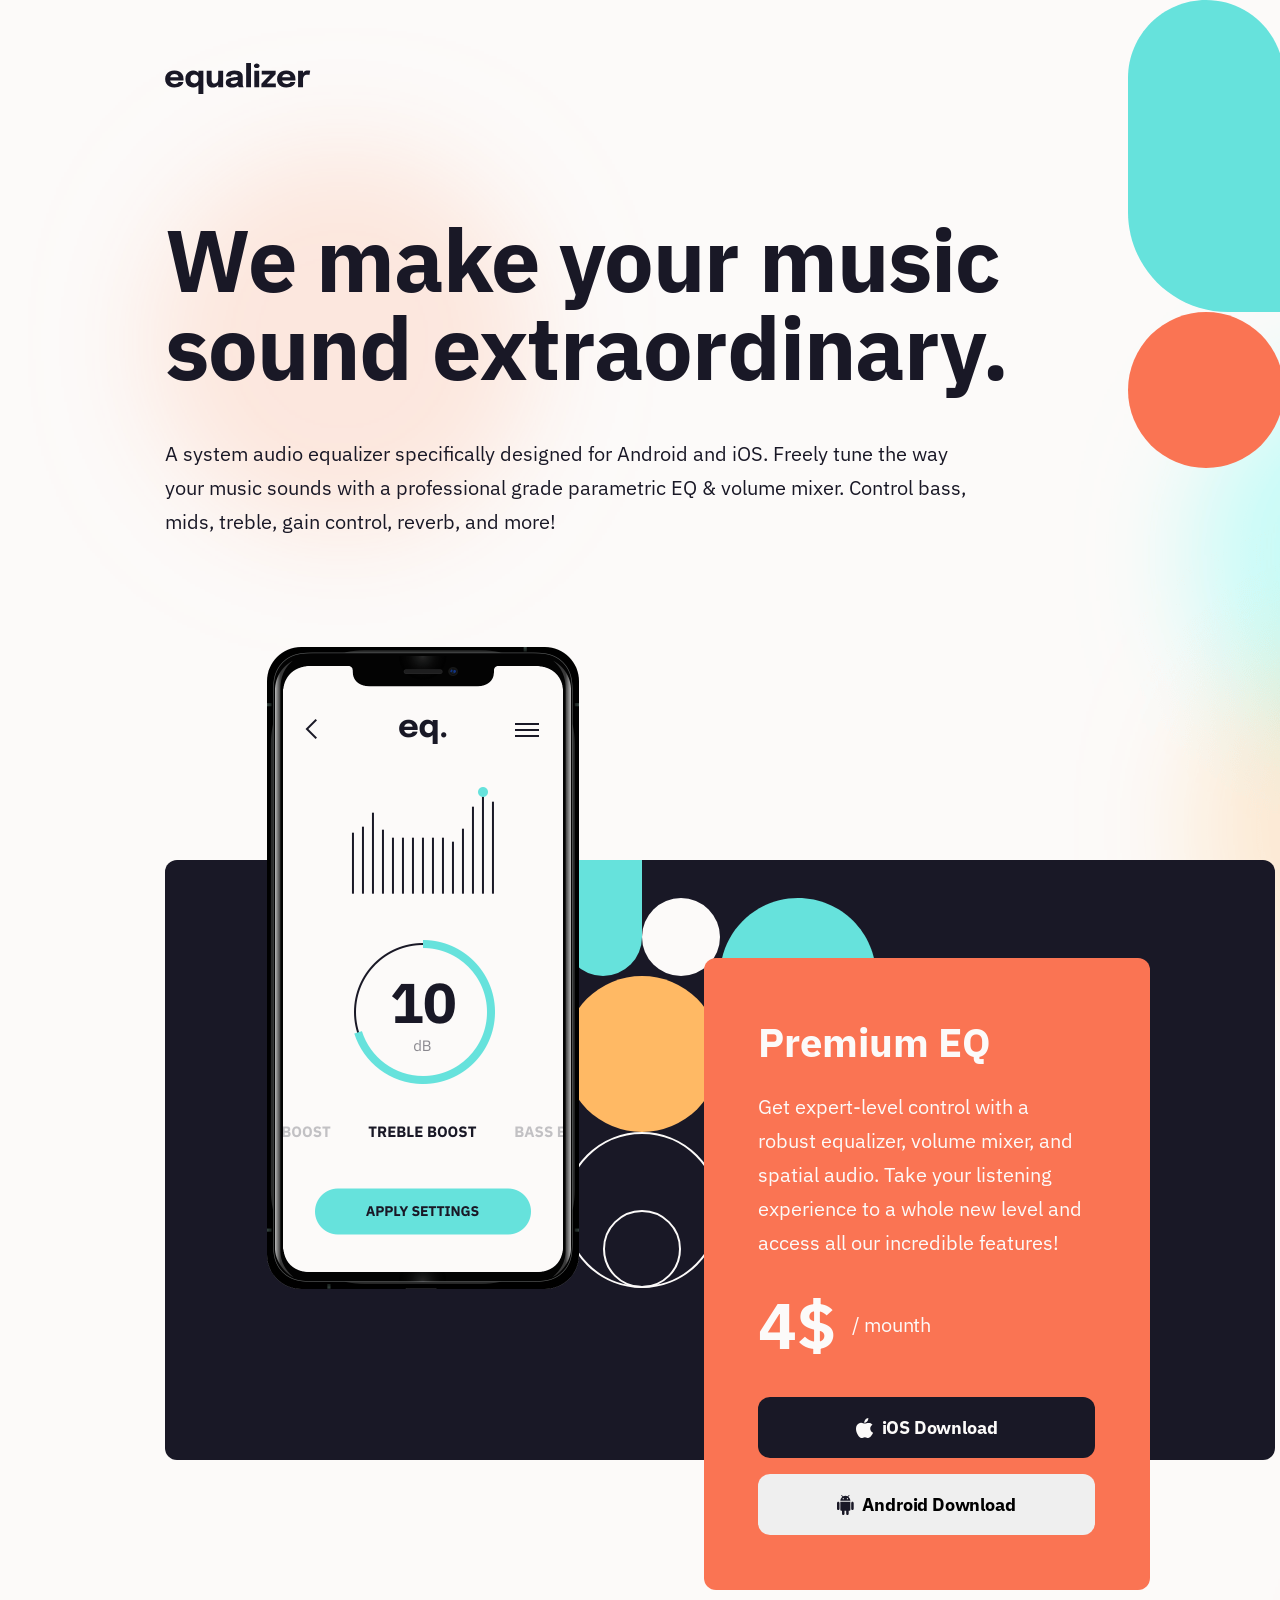
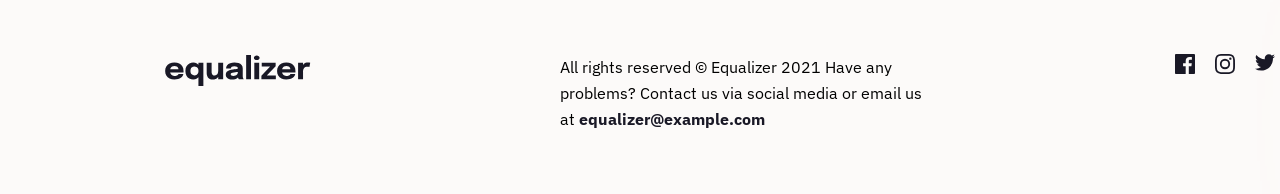
<file: index.html>
<!DOCTYPE html>
<html lang="en">
   <head>
      <meta charset="UTF-8" />
      <meta name="viewport" content="width=device-width , initial-scale=1.0" />
      <link rel="stylesheet" href="style/default.css" />
      <link rel="stylesheet" href="style/responsiveSmartphone.css" />
      <link rel="stylesheet" href="style/responsiveTablet.css" />
      <link rel="stylesheet" href="style/animation.css" />
      <link rel="icon" type="image/png" href="./assets/favicon-32x32.png" />
      <link rel="preconnect" href="https://fonts.googleapis.com" />
      <link rel="preconnect" href="https://fonts.gstatic.com" crossorigin />
      <link
         href="https://fonts.googleapis.com/css2?family=IBM+Plex+Sans:wght@400;700&family=Outfit:wght@300;400;600&display=swap"
         rel="stylesheet"
      />

      <title>Frontend Mentor | Equalizer landing page</title>
   </head>
   <body>
      <header>
         <img class="logo" src="assets/logo.svg" alt="" />
         <img class="aside" src="assets/bg-pattern-1.svg" alt="" />
      </header>

      <article>
         <h1>We make your music sound extraordinary.</h1>
         <p>
            A system audio equalizer specifically designed for Android and iOS.
            Freely tune the way your music sounds with a professional grade
            parametric EQ & volume mixer. Control bass, mids, treble, gain
            control, reverb, and more!
         </p>
      </article>
      <section>
         <img
            class="illustration"
            src="assets/illustration-app.png"
            alt="illustration-app"
         />
         <div id="Premium">
            <h2>Premium EQ</h2>
            <p class="getExpert">
               Get expert-level control with a robust equalizer, volume mixer,
               and spatial audio. Take your listening experience to a whole new
               level and access all our incredible features!
            </p>
            <div class="price">
               <span>4$</span>
               <p>/ mounth</p>
            </div>
            <div class="buttons">
               <button class="ios">
                  <img src="assets/icon-apple.svg" alt="" />
                  <p>iOS Download</p>
               </button>
               <button class="android">
                  <img src="assets/icon-android.svg" alt="" />
                  <p>Android Download</p>
               </button>
            </div>
         </div>
      </section>

      <footer>
         <img class="logo" src="assets/logo.svg" alt="Equalizer" />
         <p>
            All rights reserved © Equalizer 2021 Have any problems? Contact us
            via social media or email us at
            <a class="mail" href="mailto:equalizer@example.com"
               ><strong>equalizer@example.com</strong></a
            >
         </p>
         <nav>
            <ul>
               <li>
                  <a href="http://faceboock.com"
                     ><img
                        src="assets/icon-facebook.svg"
                        alt="http://faceboock.com"
                  /></a>
               </li>
               <li>
                  <a href="http://finstagram.com"
                     ><img
                        src="assets/icon-instagram.svg"
                        alt="http://fainstagram.com"
                  /></a>
               </li>

               <li>
                  <a href="http://twitter.com"
                     ><img
                        src="assets/icon-twitter.svg"
                        alt="http://twitter.com"
                  /></a>
               </li>
            </ul>
         </nav>
      </footer>
   </body>
</html>
</file>
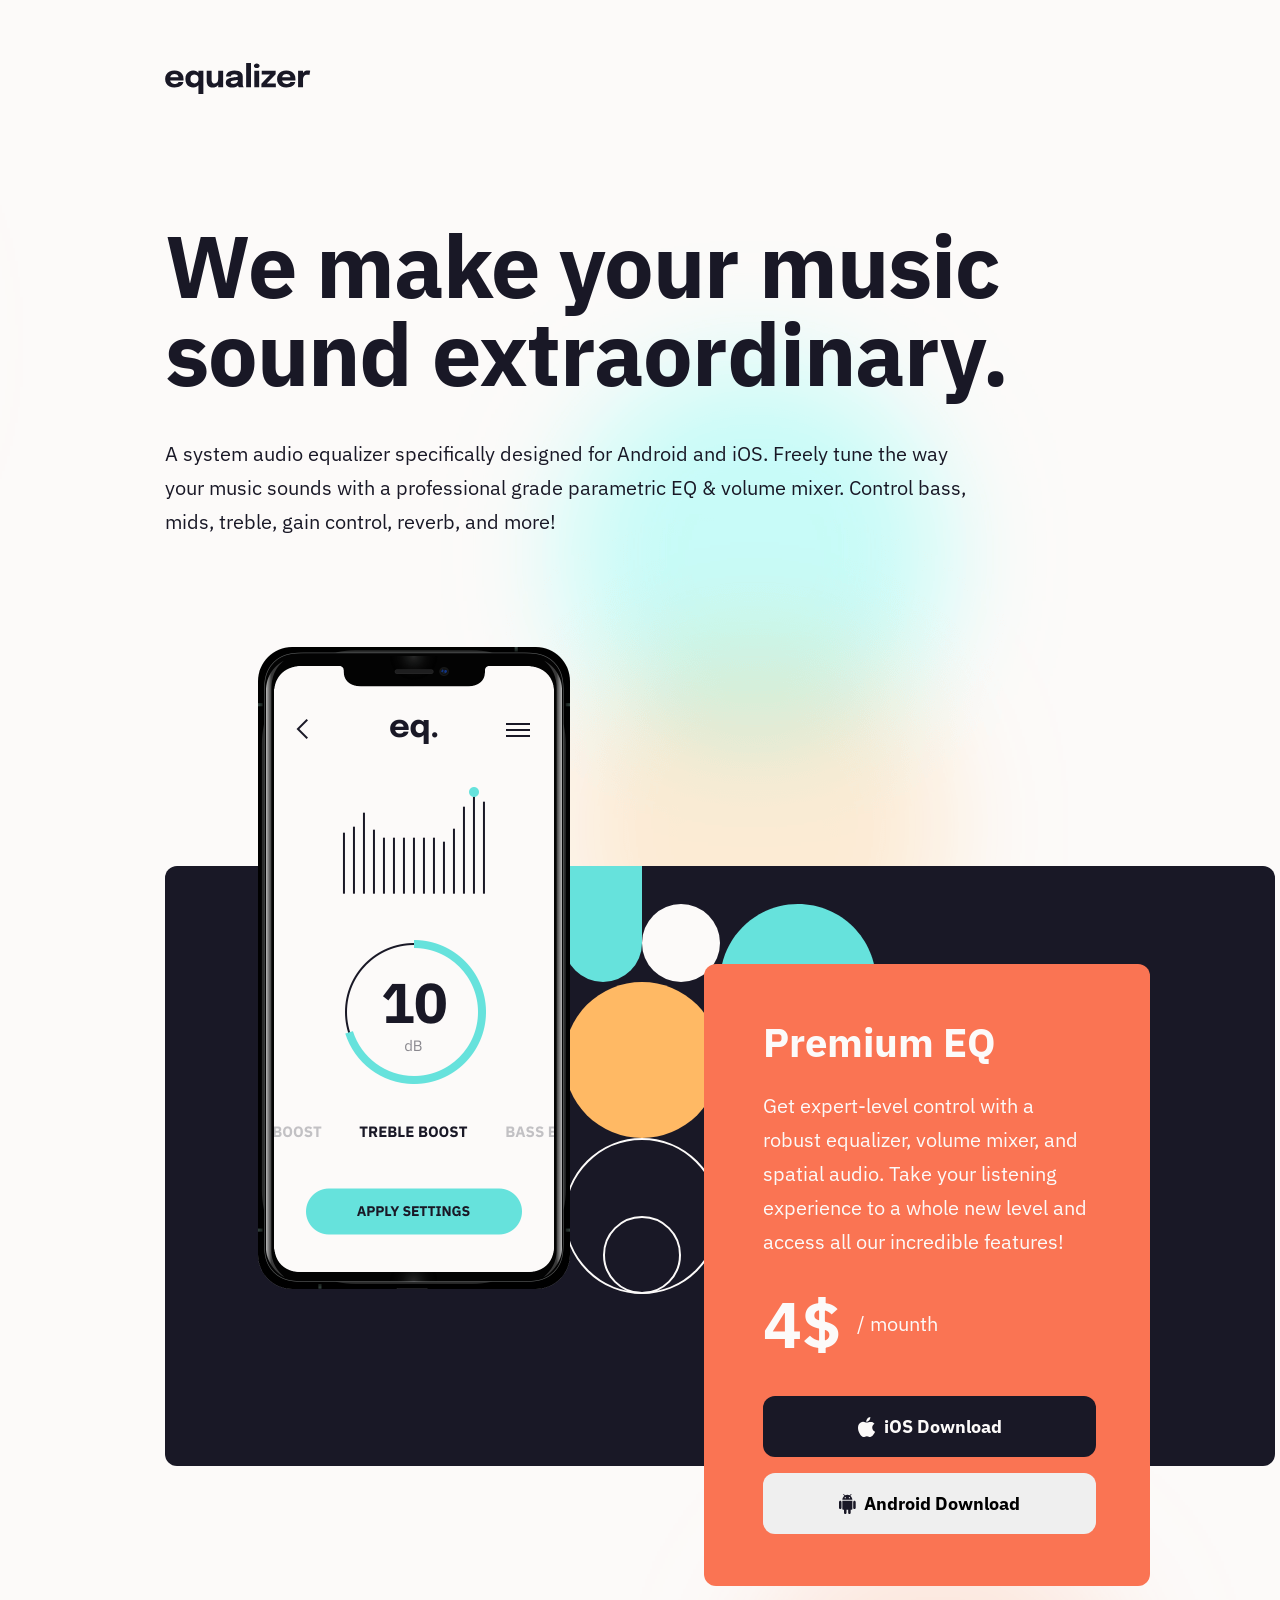
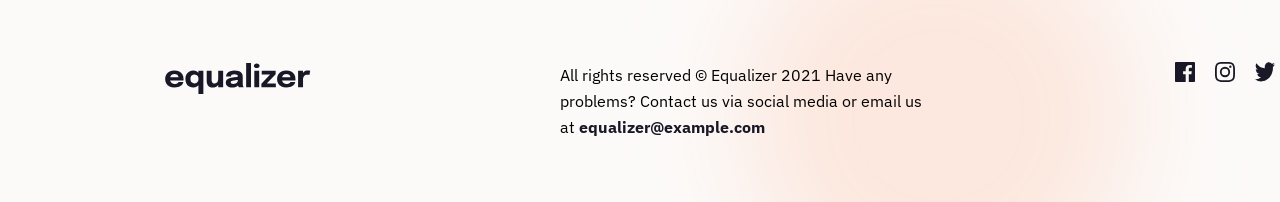
<file: starter-code/index.html>
<!DOCTYPE html>
<html lang="en">
   <head>
      <meta charset="UTF-8" />
      <meta name="viewport" content="width=device-width, initial-scale=1.0" />
      <link rel="stylesheet" href="style/default.css" />
      <link rel="stylesheet" href="style/responsive.css" />
      <link         rel="icon"         type="image/png"         href="./assets/favicon-32x32.png"      />
      <link rel="preconnect" href="https://fonts.googleapis.com" />
      <link rel="preconnect" href="https://fonts.gstatic.com" crossorigin />
      <link
         href="https://fonts.googleapis.com/css2?family=IBM+Plex+Sans:wght@400;700&family=Outfit:wght@300;400;600&display=swap"
         rel="stylesheet"      />

      <title>Frontend Mentor | Equalizer landing page</title>
   </head>
   <body>
     <img class="logo" src="assets/logo.svg" alt="">
     <article>
       <h1>  We make your music sound extraordinary.</h1>
       <p>     A system audio equalizer specifically designed for Android and iOS.
        Freely tune the way your music sounds with a professional grade
        parametric EQ & volume mixer. Control bass, mids, treble, gain
        control, reverb, and more!</p>
     </article>
    <section>
      <img class="illustration" src="assets/illustration-app.png" alt="illustration-app">
      <div id="Premium">
        <h2>Premium EQ</h2>
        <p class="getExpert"> Get expert-level control with a robust equalizer, volume mixer,
          and spatial audio. Take your listening experience to a whole new
          level and access all our incredible features!</p>
          <div class="price "><span>4$</span><p> / mounth</p> </div>
          <div class="buttons">
            <button class="ios"> <img src="assets/icon-apple.svg" alt=""><p>iOS Download</p> </button>
            <button class="android"><img src="assets/icon-android.svg" alt=""><p>Android Download</p></button>
          </div>
      </div>
    </section>

    <footer>
      <img class="logo" src="assets/logo.svg" alt="Equalizer">
      <p > 
        All rights reserved © Equalizer 2021 Have any problems? Contact us
        via social media or email us at    <a class="mail" href="mailto:equalizer@example.com">equalizer@example.com</a>           </p>
       <nav>
         <ul>
           <li><a href="http://faceboock.com"><img src="assets/icon-facebook.svg" alt="http://faceboock.com"></a></li>
           <li><a href="http://finstagram.com"><img src="assets/icon-instagram.svg" alt="http://fainstagram.com"></a></li>
           
           <li><a href="http://twitter.com"><img src="assets/icon-twitter.svg" alt="http://twitter.com"></a></li>
         </ul>
       </nav> 
    </footer>
       

             
            

   </body>
</html>
</file>
<file: style/default.css>
* {
   box-sizing: border-box;
   margin: 0;
   padding: 0;
   /* border: solid 1px black; */
   font-family: 'IBM Plex Sans';
}
body {
   background: #fcfaf9;
   background-image: url('../assets/bg-main-desktop.png');
   padding: 62px 165px;

   width: 1440px;
   margin: auto;
}


header{
   display: flex;
   justify-content: space-between;
   height: 32px;
   overflow: visible;
}
.aside{
   width: 312px;
   height: 468px;
   float: right;
   position: relative;
   bottom: 62px;
   left: 165px;
}
.logo {
   width: 146.09px;
   height: 32px;
}
article {
   display: flex;
   flex-direction: column;
   margin-top: 121px;
}
article h1 {
   width: 1015px;
   font-style: normal;
   font-weight: 700;
   font-size: 88px;
   line-height: 88px;
   /* or 100% */

   letter-spacing: -1px;

   color: #191826;
}
article p {
   width: 825px;
   font-family: 'IBM Plex Sans';
   font-style: normal;
   font-weight: 400;
   font-size: 20px;
   line-height: 34px;
   /* or 170% */

   color: #191826;
   margin-top: 46px;
}

section {
   width: 100%;
   height: 600px;
   border-radius: 12px;
   margin-top: 321px;
   background: #191826;
   background-image: url('../assets/bg-pattern-2.svg');
   background-repeat: no-repeat;
   background-size: 312px;
   background-position-x: 50%;
   background-position-y: -40px;

   display: flex;
   flex-direction: row;
   justify-content: space-between;
}

section .illustration {
   width: 312px;
   height: 642px;
   position: relative;
   left: 102px;
   bottom: 213px;
}

#Premium {
   width: 446px;

   background: #fa7453;
   border-radius: 12px;
   height: fit-content;
   display: flex;
   flex-direction: column;
   padding: 58px 55px 55px 54px;

   color: #fcfaf9;

   position: relative;
   right: 125px;
   top: 98px;
}

#Premium h2 {
   font-weight: 700;
   font-size: 40px;
   line-height: 52px;
}

#Premium .getExpert {
   margin-top: 22px;
   width: 333px;
   font-weight: 400;
   font-size: 20px;
   line-height: 34px;
}

#Premium .price {
   margin-top: 39px;
   display: flex;
   flex-direction: row;
   width: fit-content;
   font-size: 20px;
   line-height: 32px;
   letter-spacing: -0.2px;
}

.price span {
   font-weight: 700;
   font-size: 65px;
   line-height: 52px;
   margin-right: 16px;
}

.price p {
   height: fit-content;
   align-self: center;
}

.buttons {
   margin-top: 46px;
   width: 100%;
   display: flex;
   flex-direction: column;
}

button {
   width: 100%;
   height: 61px;
   display: flex;
   flex-direction: row;
   justify-content: center;
   align-items: center;
   border-radius: 12px;

   font-weight: 700;
   font-size: 18px;
   line-height: 32px;
   text-align: center;
   letter-spacing: -0.18px;

   border: none;
   box-shadow: none;
}

.ios {
   background-color: #191826;
   color: #fcfaf9;
   margin-bottom: 16px;
}

button img {
   margin-right: 8px;
}

footer {
   margin-top: 194px;
   display: flex;
   justify-content: space-between;
}

footer .logo {
   width: 146.09px;
   height: 32px;
}

footer p {
   width: 366px;
   font-weight: 400;
   font-size: 16px;
   line-height: 26px;
}

.mail {
   font-style: ;
   font-weight: 400;
   font-size: 16px;
   line-height: 26px;
   /* or 162% */

   text-decoration: none;
   color: #191826;
}
nav ul {
   width: 100px;
   display: flex;
   justify-content: space-between;
   list-style: none;
}
</file>
<file: style/responsiveSmartphone.css>
/* smartphone et plus petit */
/* tout ce qui as moins de 480px  */
@media all and (max-device-width: 480px) {
   body {
      background-image: url('../assets/bg-main-mobile.png');
      height: fit-content;
      display: flex;
      flex-direction: column;
      width: 100%;
      padding: 24px;
   }
   .logo {
      width: 146.09px;
      height: 32px;
      opacity: 0.4;
   }
   .aside {
      display: none;
   }

   article {
      display: flex;
      flex-direction: column;
      margin-top: 64px;
      width: 100%;
   }
   article h1 {
      font-weight: 700;
      font-size: 40px;
      line-height: 48px;
      width: 327px;
      height: 144px;
   }
   article p {
      max-width: 100%;
      height: fit-content;
      font-weight: 400;
      font-size: 16px;
   }
   section {
      margin-top: 156px;
      display: flex;
      flex-direction: column;
      justify-content: space-between;
      align-items: center;
      height: fit-content;
      width: 100%;
   }
   section .illustration {
      width: 208px;
      align-self: center !important;
      margin: auto;
      height: auto;
      bottom: 98px !important;
      left: 0px !important;
   }
   section .illustration,
   section #Premium {
      margin: 0px;
      position: relative;
   }

   #Premium {
      margin-top: 40px;
      width: 100%;
      margin: 0;
      position: relative;
      top: 0px !important   ;
      left: 0px !important;
      padding: 48px 36px !important;
   }
   #Premium h2 {
      font-style: normal;
      font-weight: 700;
      font-size: 32px;
      line-height: 40px;
   }

   #Premium .getExpert {
      font-family: 'IBM Plex Sans';
      font-style: normal;
      font-weight: 400;
      font-size: 18px;
      line-height: 28px;
      width: 100%;
   }

   .buttons {
      width: 100%;
      height: fit-content;
      display: flex;
      flex-direction: column;
      align-items: center;
   }
   button {
      width: 100%;
      height: 61px;
   }

   footer {
      width: 100%;
      flex-direction: column;
      margin-top: 75px;
   }

   footer .logo {
      width: 146px;
   }
   footer p {
      margin-top: 32px;
      width: 100%;
   }

   footer p .mail::before {
      content: '';
      display: block;
   }
   footer nav {
      margin-top: 64px;
      margin-bottom: 80px;
   }
}
</file>
<file: style/responsiveTablet.css>
/* entre 480px et 900px*/
@media screen and (min-width: 480px) and (max-width: 1100px) {
   body {
      background-image: url('../assets/bg-main-tablet.png');
      padding: 60px 40px;
      width: 100%;
   }
   header {
      /* overflow: hidden;
        height: fit-content; */
   }
   .logo {
      width: 146px;
   }

   .aside {
      position: relative;
      bottom: 60px;
      left: 35px;
   }

   article {
      margin-top: 95px;
      width: 520px;
      height: fit-content;
   }

   article h1 {
      width: 100%;
      height: fit-content;
      font-size: 64px;
      line-height: 64px;
   }

   article p {
      width: 100%;
      height: fit-content;

      font-size: 18px;
      line-height: 28px;
   }

   section {
      width: 100%;
      margin-top: 249px;
   }

   section .ilustration {
      bottom: 138px;
   }


   #Premium .buttons{
       width: 100%;
   }
   /* #Premium .getExpert  {
    width: 100%;
} */


footer{
    display: flex;
 flex-wrap: wrap;
 justify-content: space-between;
 

}
footer .logo{
   display: inline-flex;
   margin-right: 100%;
   margin-bottom: 32px;
    
}
}
</file>
<file: style/animation.css>
.ios:hover {
    cursor: pointer;
    background-color: #66e2dc;
 }
 
 .android:hover {
    cursor: pointer;
    background-color: #ffb964;
 }
</file>
<file: starter-code/style/default.css>
* {
   box-sizing: border-box;
   margin: 0;
   padding: 0;
   /* border: solid 1px black; */
   font-family: 'IBM Plex Sans';
}

body {
   display: flex;
   flex-direction: column;
   width: 1440px;
   height: fit-content;
   background: #fcfaf9;
   /* background: url('../assets/bg-pattern-1.svg') no-repeat; */
   background-position: top right;
   margin: auto;
   background-image: url('../assets/bg-main-desktop.png');
   padding: 62px 165px;
}
body::before {
   content: url('../assets/bg-pattern-1.svg');
   position: absolute;
   left: 1440px;
   top: -40px;
   width: 312px;
   height: 468px;
}
.logo {
   width: 146.09px;
   height: 32px;
}

article {
   height: fit-content;
   margin-top: 127px;

   width: 1015px;
}
article h1 {
   font-family: 'IBM Plex Sans';
   font-style: normal;
   font-weight: 700;
   font-size: 88px;
   line-height: 88px;
   letter-spacing: -1px;

   color: #191826;
}
article p {
   font-family: 'IBM Plex Sans';

   font-style: normal;
   font-weight: 400;
   font-size: 20px;
   line-height: 34px;
   color: #191826;
   width: 825px;
   margin-top: 40px;
}

section {
   width: 1110px;
   height: 600px;

   margin: auto;
   border-radius: 12px;
   background: url('../assets/bg-pattern-2.svg') no-repeat #191826;
   background-position: center -40px;
   display: flex;
   flex-direction: row;
   justify-content: space-between;
   margin-top: 327px;
}
.illustration {
   width: 312px;
   height: 642px;
}

@media screen and (min-width: 1200px) {
   .illustration {
      position: relative;
      top: -219px;
      right: -93px;
   }
}

#Premium {
   background: #fa7453;
   border-radius: 12px;
   width: 446px;
   height: fit-content;
   margin-right: 125px;
   margin-top: 98px;
   padding: 52px 59px;
   color: #fcfaf9;
}

#Premium h2 {
   font-family: 'IBM Plex Sans';
   font-style: normal;
   font-weight: 700;
   font-size: 40px;
   line-height: 52px;
}
#Premium .getExpert {
   font-weight: 400;
   font-size: 20px;
   line-height: 34px;
   width: 333px;
   height: 170px;
   margin-top: 21px;
}

.price {
   display: flex;
   flex-flow: row;
   width: fit-content;
   height: 52px;
   margin-top: 39px;
   margin-bottom: 46px;
   align-items: center;
}
.price span {
   font-family: 'IBM Plex Sans';
   font-style: normal;
   font-weight: 700;
   font-size: 65px;
   line-height: 52px;
}

.price p {
   font-weight: 400;
   font-size: 20px;
   line-height: 32px;
   height: fit-content;
   margin-left: 16px;
}

.buttons {
   margin-top: 46px;
   display: flex;
   flex-direction: column;
   min-width: 333px;
   justify-content: space-between;

   text-align: center;
   letter-spacing: -0.18px;
}

.buttons button {
   width: 333px;
   height: 61px;
   border-radius: 12px;
   border: none;
   display: flex;
   flex-direction: row;
   justify-content: center;
   align-items: center;
}
.ios:hover {
   cursor: pointer;
   background-color: #66e2dc !important;
}

.android:hover {
   cursor: pointer;
   background-color: #ffb964;
}

.buttons img {
   margin-right: 8px;
}
button p {
   display: flex !important;
   height: 32px !important;
   width: fit-content !important;
   font-style: normal;
   font-weight: 700 !important;
   font-size: 18px;
   line-height: 32px;
}
.ios {
   background-color: #191826;
   margin-bottom: 16px;
   color: #fcfaf9;
}

footer {
   margin-top: 196px;
   display: flex;
   flex-direction: row;
   justify-content: space-between;
}
footer .logo {
   width: 146.09px;
   height: 32px;
}
footer .mail {
   text-decoration: none;
   color: #191826;
   font-weight: 700;
}
footer svg {
   width: 146.09px;
   height: 32px;
   fill: #c8c5f3;
}

footer p {
   width: 366px;
   font-weight: 400;
   font-size: 16px;
   line-height: 26px;
}

footer nav {
   display: flex;
   width: fit-content;
   height: fit-content;
}

footer ul {
   flex-direction: row;
   display: flex;
   justify-content: space-between;
   width: 100px;
}
footer li,
footer a,
footer nav img {
   list-style: none;
   height: 100%;
   width: 20px;

   height: 20px;
   width: 20px;
   left: 1050px;
   top: 29px;
   border-radius: 0px;
}

footer a:hover img {
   fill: #fa7453;
}
</file>
<file: starter-code/style/responsive.css>
@media screen and (max-width:1200px){
*{
 max-width: 100vw;
}
    body {
    width: 100vw !important;
    /* height: 1781px; */
       padding:29px ;
       background-repeat: no-repeat;
}

body::before {
    content: url('../assets/bg-pattern-1.svg');
    position: absolute;
    width: 100px !important;
    left: 537px;
    top: -32px;
    
 }
h1{
    width: 520px;
    font-style: normal;
    font-weight: 700;
    font-size: 64px;
    line-height: 64px; 
}
article{
    width: 520px;
   
}
article p{
   
width: 514px;
height: 112px;
font-family: 'IBM Plex Sans';
font-style: normal;
font-weight: 400;
font-size: 18px;
line-height: 28px;
margin-top: 28px ;

/* or 156% */
}
section{
    min-width: 375px;
    height: 834px;
}


section .illustration{
   width: 270.21px;
   height: 556px;
   position: relative;
   bottom:  98px; ;
}
section #Premium{
z-index: 1;
min-width:  375px;
height: 546px;
position: relative;



}
#Premium h2{
    font-size: 32px;
line-height: 40px;
}
#Premium p {
    width: 302px;
    font-style: normal;
font-weight: 400;
font-size: 18px;
line-height: 28px;
}

}

/* SMARTPHHONE */
@media screen and (max-width:800px){ 
  
    body{
        width: 100vw;
        height: fit-content;
        padding: 0%;
    }

    body::before {
        display: none;
    }

    .logo{
        margin-top:40px ;
    }
     article , .logo{
        margin-left:  24px;
    }
    article h1  {
       
        width: 327px;
        height: 144px;        
        font-family: 'IBM Plex Sans';
        font-style: normal;
        font-weight: 700;
        font-size: 40px;
        line-height: 48px;
    }
    article p{
        font-family: 'IBM Plex Sans';
font-style: normal;
font-weight: 400;
font-size: 21px;
line-height: 26px;
width: 527px;
    }

    section{
        display: flex;
        flex-direction: column;
        justify-content: center;
        align-items: center;
        height: fit-content;
        width: fit-content;
        min-width: 100%;
    }
    section .illustration{
        align-self: center;
        position: relative;
        
        width: 208.97px;
        height: 430px;
        margin: auto;
    }

    section #Premium{
        position: relative;
        min-width: fit-content;
        
        min-width: 100%;
        height: fit-content;
        margin: auto;
        padding: 36px 48px;
    }

    button{
        width: 296px;
    height: 61px;
    margin: auto;
    }
footer{
    margin-left:24px ;
    flex-direction: column;
    justify-content: space-between;
    text-align: left;
    margin-top: 62px;
}

footer p{
    font-family: 'IBM Plex Sans';
font-style: normal;
font-weight: 400;
font-size: 16px;
line-height: 26px;

margin-top: 31px;
margin-bottom:63px ;

}
}
</file>
